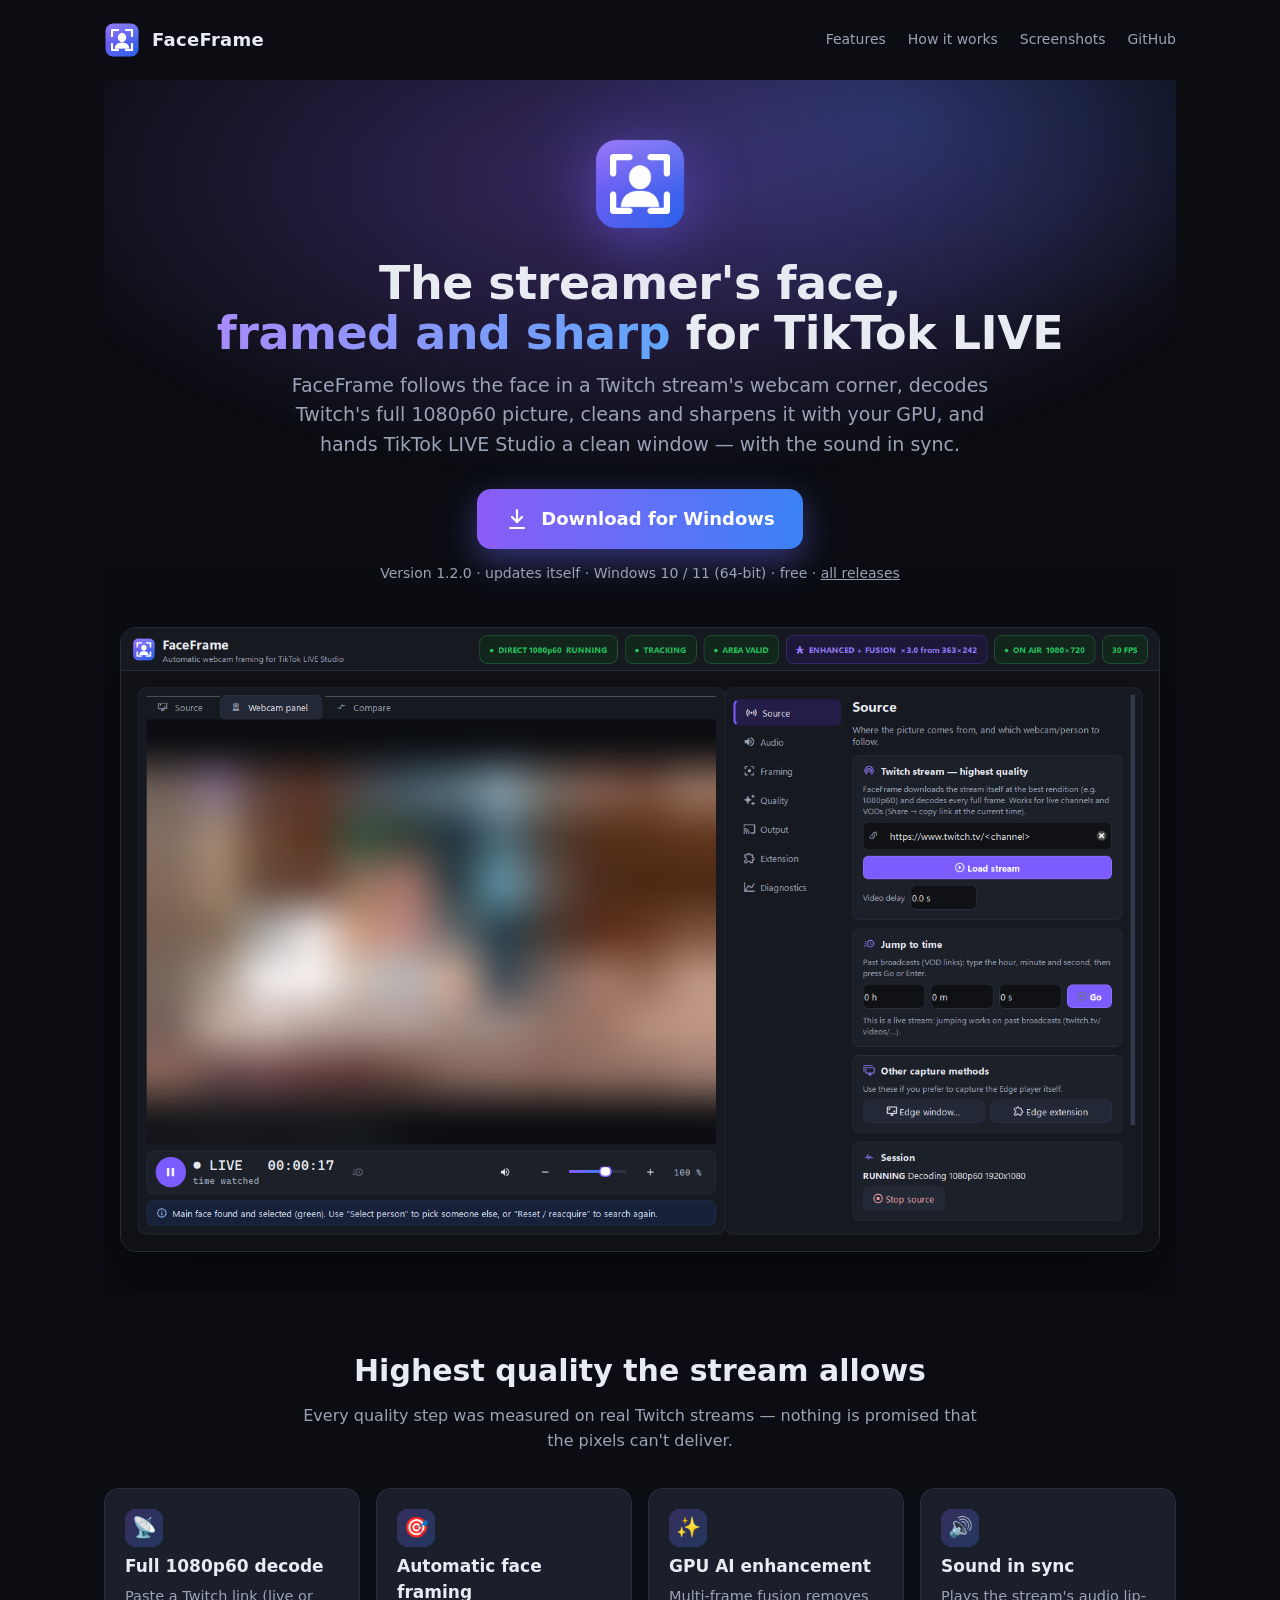
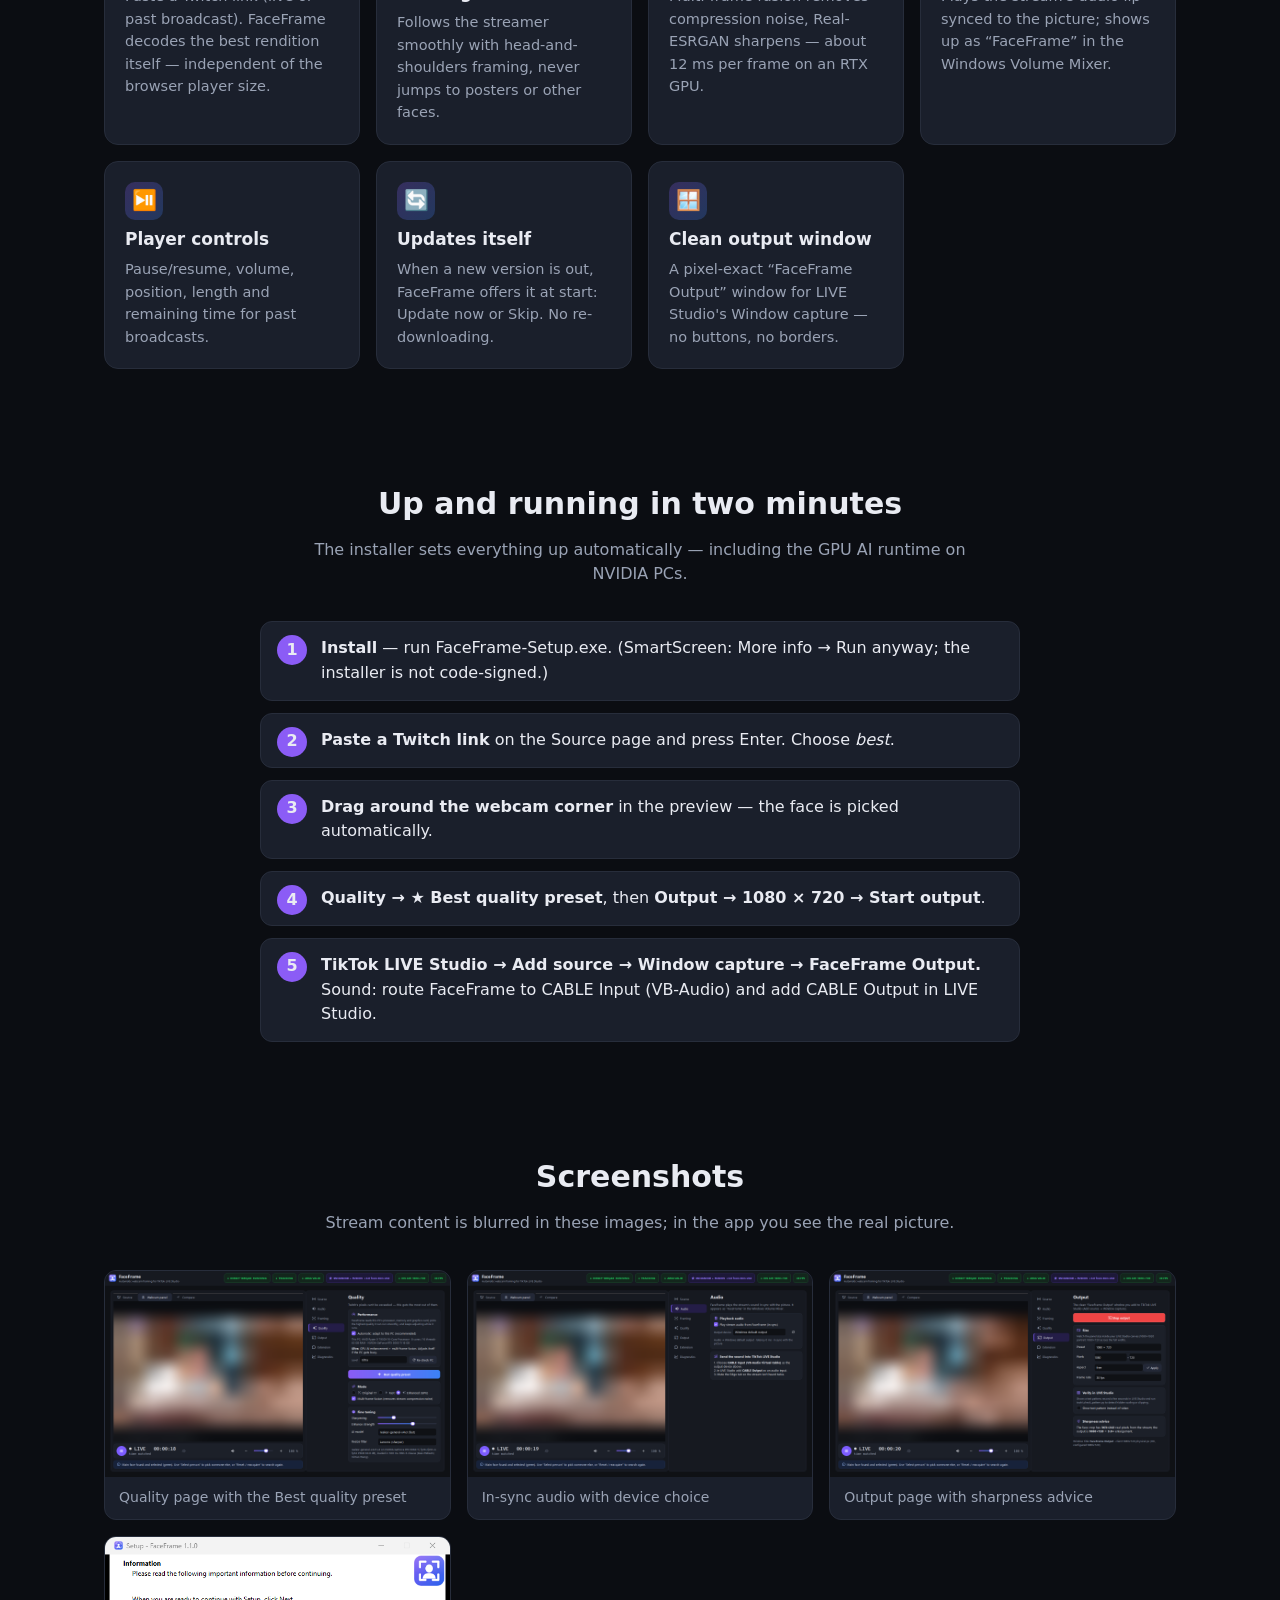
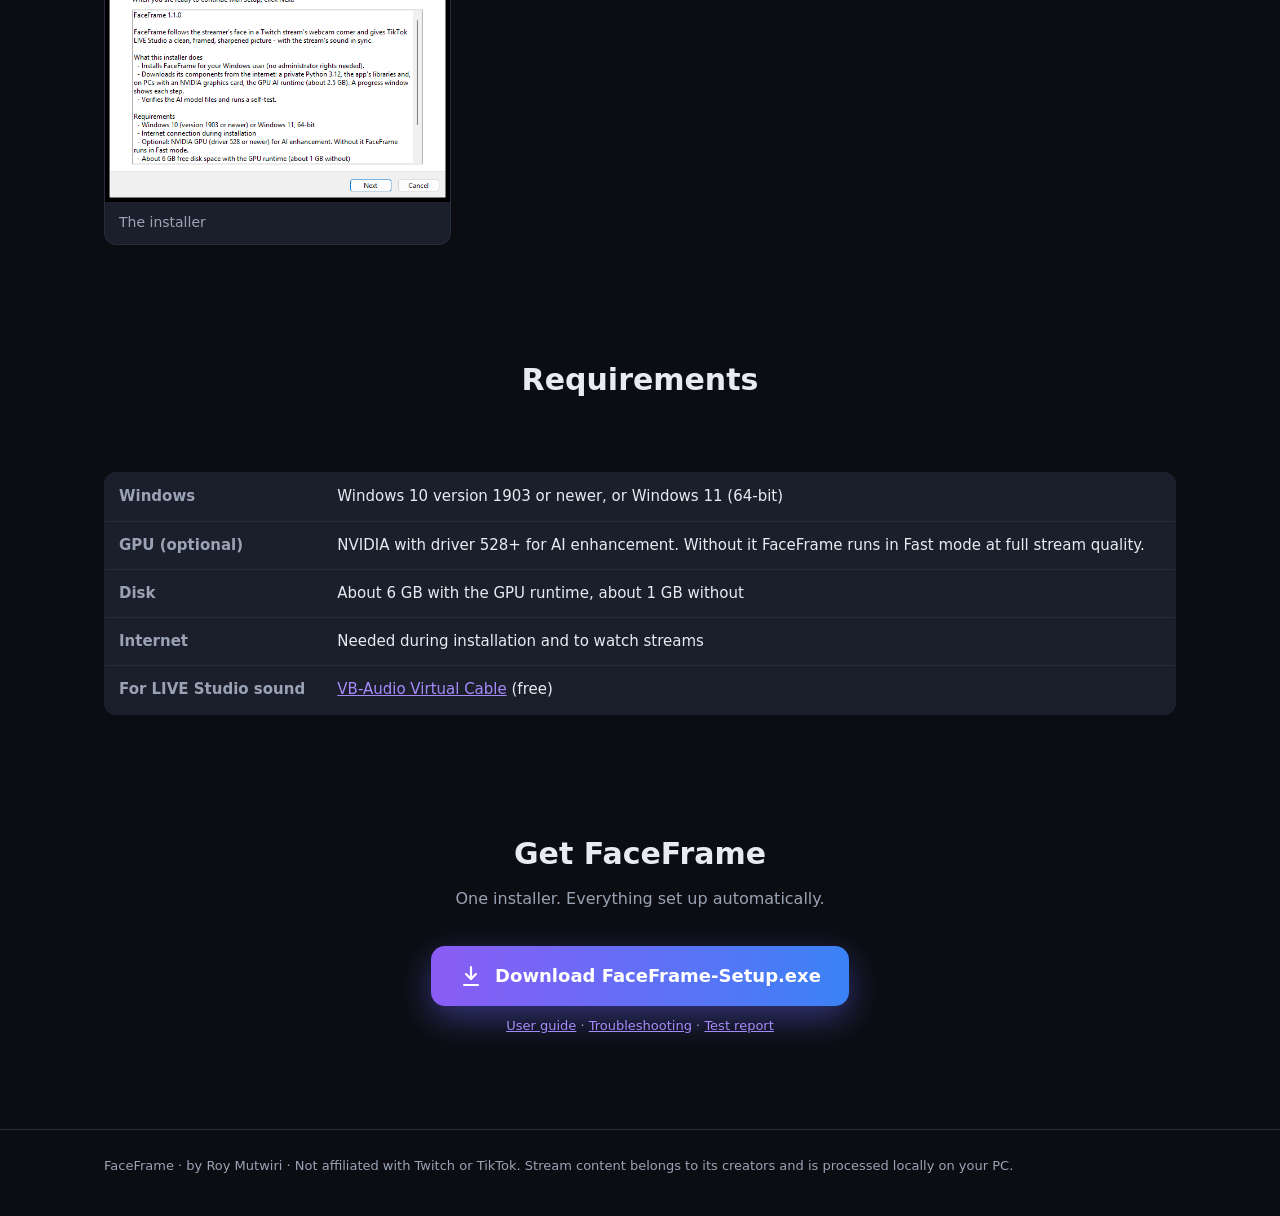
<file: docs/index.html>
<!doctype html>
<html lang="en">
<head>
<meta charset="utf-8">
<meta name="viewport" content="width=device-width, initial-scale=1">
<title>FaceFrame — automatic webcam framing for TikTok LIVE Studio</title>
<meta name="description" content="FaceFrame follows the streamer's face in a Twitch stream's webcam corner and gives TikTok LIVE Studio a clean, framed, AI-sharpened picture with in-sync sound.">
<meta property="og:title" content="FaceFrame for Windows">
<meta property="og:description" content="Automatic webcam framing for TikTok LIVE Studio — 1080p60 Twitch decode, GPU AI enhancement, in-sync audio.">
<meta property="og:image" content="assets/faceframe_512.png">
<link rel="icon" href="assets/faceframe_512.png">
<style>
  :root { --bg:#0b0d12; --surface:#141822; --card:#1a1f2b; --border:#272d3b; --text:#e9ebf2; --muted:#9aa3b5;
          --violet:#8b5cf6; --blue:#3b82f6; --ok:#22c55e; }
  * { box-sizing:border-box; }
  body { margin:0; font-family:"Segoe UI Variable Text","Segoe UI",system-ui,-apple-system,sans-serif; color:var(--text);
         background:var(--bg); line-height:1.55; }
  a { color:#a78bfa; }
  .wrap { max-width:1120px; margin:0 auto; padding:0 24px; }
  header { padding:22px 0; display:flex; align-items:center; gap:12px; }
  header img { width:36px; height:36px; }
  header b { font-size:18px; letter-spacing:.3px; }
  header nav { margin-left:auto; display:flex; gap:22px; }
  header nav a { color:var(--muted); text-decoration:none; font-size:14px; }
  header nav a:hover { color:var(--text); }
  .hero { position:relative; padding:56px 0 40px; text-align:center; overflow:hidden; }
  .hero::before { content:""; position:absolute; inset:-200px -100px auto; height:600px; z-index:-1;
                  background:radial-gradient(closest-side, rgba(139,92,246,.35), transparent),
                             radial-gradient(closest-side at 70% 40%, rgba(59,130,246,.25), transparent); filter:blur(10px); }
  .hero img.logo { width:96px; height:96px; filter:drop-shadow(0 12px 30px rgba(124,92,255,.45)); }
  h1 { font-size:46px; line-height:1.1; margin:18px 0 12px; letter-spacing:-.5px; }
  h1 span { background:linear-gradient(90deg,#a78bfa,#60a5fa); -webkit-background-clip:text; background-clip:text; color:transparent; }
  .lead { color:var(--muted); font-size:19px; max-width:720px; margin:0 auto 30px; }
  .btn { display:inline-flex; align-items:center; gap:12px; padding:16px 28px; border-radius:14px; font-weight:700;
         font-size:18px; text-decoration:none; color:white; background:linear-gradient(90deg,var(--violet),var(--blue));
         box-shadow:0 12px 34px rgba(99,102,241,.45); transition:transform .15s, box-shadow .15s; }
  .btn:hover { transform:translateY(-2px); box-shadow:0 16px 44px rgba(99,102,241,.6); }
  .btn svg { width:24px; height:24px; }
  .meta { margin-top:14px; color:var(--muted); font-size:14px; }
  .meta a { color:var(--muted); }
  .shot { margin:42px auto 0; max-width:1040px; border-radius:16px; overflow:hidden; border:1px solid var(--border);
          box-shadow:0 30px 80px rgba(0,0,0,.55); }
  .shot img { display:block; width:100%; }
  section { padding:56px 0; }
  h2 { font-size:30px; margin:0 0 10px; text-align:center; }
  .sub { color:var(--muted); text-align:center; margin:0 auto 34px; max-width:680px; }
  .grid { display:grid; grid-template-columns:repeat(auto-fit,minmax(240px,1fr)); gap:16px; }
  .card { background:var(--card); border:1px solid var(--border); border-radius:14px; padding:20px; }
  .card h3 { margin:6px 0 6px; font-size:17px; }
  .card p { margin:0; color:var(--muted); font-size:14.5px; }
  .ic { width:38px; height:38px; border-radius:10px; display:grid; place-items:center;
        background:linear-gradient(135deg,rgba(139,92,246,.25),rgba(59,130,246,.25)); font-size:20px; }
  .steps { counter-reset:s; display:grid; gap:12px; max-width:760px; margin:0 auto; }
  .step { background:var(--card); border:1px solid var(--border); border-radius:12px; padding:14px 18px 14px 60px; position:relative; }
  .step::before { counter-increment:s; content:counter(s); position:absolute; left:16px; top:13px; width:30px; height:30px;
                  border-radius:50%; display:grid; place-items:center; font-weight:700; background:var(--violet); }
  .gallery { display:grid; grid-template-columns:repeat(auto-fit,minmax(320px,1fr)); gap:16px; }
  .gallery figure { margin:0; background:var(--card); border:1px solid var(--border); border-radius:12px; overflow:hidden; }
  .gallery img { width:100%; display:block; }
  .gallery figcaption { padding:10px 14px; color:var(--muted); font-size:14px; }
  table { width:100%; border-collapse:collapse; background:var(--card); border:1px solid var(--border); border-radius:12px; overflow:hidden; }
  td, th { padding:12px 14px; border-bottom:1px solid var(--border); text-align:left; font-size:15px; }
  th { color:var(--muted); font-weight:600; }
  .cta { text-align:center; padding:60px 0 80px; }
  footer { border-top:1px solid var(--border); color:var(--muted); font-size:13px; padding:26px 0 40px; }
  .note { color:var(--muted); font-size:13px; text-align:center; margin-top:10px; }
  @media (max-width:640px) { h1 { font-size:34px; } header nav { display:none; } }
</style>
</head>
<body>
<div class="wrap">
  <header>
    <img src="assets/faceframe_512.png" alt="">
    <b>FaceFrame</b>
    <nav>
      <a href="#features">Features</a><a href="#how">How it works</a><a href="#screens">Screenshots</a>
      <a href="https://github.com/Roy-Mutwiri/Twitch-Face-Card">GitHub</a>
    </nav>
  </header>

  <div class="hero">
    <img class="logo" src="assets/faceframe_512.png" alt="FaceFrame logo">
    <h1>The streamer's face,<br><span>framed and sharp</span> for TikTok LIVE</h1>
    <p class="lead">FaceFrame follows the face in a Twitch stream's webcam corner, decodes Twitch's full 1080p60 picture,
      cleans and sharpens it with your GPU, and hands TikTok LIVE Studio a clean window — with the sound in sync.</p>
    <a class="btn" id="dl" href="https://github.com/Roy-Mutwiri/Twitch-Face-Card/releases/latest/download/FaceFrame-Setup.exe">
      <svg viewBox="0 0 24 24" fill="none" stroke="currentColor" stroke-width="2.2" stroke-linecap="round" stroke-linejoin="round"><path d="M12 3v12"/><path d="m7 10 5 5 5-5"/><path d="M5 21h14"/></svg>
      Download for Windows
    </a>
    <div class="meta">Version 1.2.0 · updates itself · Windows 10 / 11 (64-bit) · free ·
      <a href="https://github.com/Roy-Mutwiri/Twitch-Face-Card/releases">all releases</a></div>
    <div class="shot"><img src="screenshots/main.png" alt="FaceFrame main window"></div>
  </div>

  <section id="features">
    <h2>Highest quality the stream allows</h2>
    <p class="sub">Every quality step was measured on real Twitch streams — nothing is promised that the pixels can't deliver.</p>
    <div class="grid">
      <div class="card"><div class="ic">📡</div><h3>Full 1080p60 decode</h3><p>Paste a Twitch link (live or past broadcast). FaceFrame decodes the best rendition itself — independent of the browser player size.</p></div>
      <div class="card"><div class="ic">🎯</div><h3>Automatic face framing</h3><p>Follows the streamer smoothly with head-and-shoulders framing, never jumps to posters or other faces.</p></div>
      <div class="card"><div class="ic">✨</div><h3>GPU AI enhancement</h3><p>Multi-frame fusion removes compression noise, Real-ESRGAN sharpens — about 12 ms per frame on an RTX GPU.</p></div>
      <div class="card"><div class="ic">🔊</div><h3>Sound in sync</h3><p>Plays the stream's audio lip-synced to the picture; shows up as “FaceFrame” in the Windows Volume Mixer.</p></div>
      <div class="card"><div class="ic">⏯️</div><h3>Player controls</h3><p>Pause/resume, volume, position, length and remaining time for past broadcasts.</p></div>
      <div class="card"><div class="ic">🔄</div><h3>Updates itself</h3><p>When a new version is out, FaceFrame offers it at start: Update now or Skip. No re-downloading.</p></div>
      <div class="card"><div class="ic">🪟</div><h3>Clean output window</h3><p>A pixel-exact “FaceFrame Output” window for LIVE Studio's Window capture — no buttons, no borders.</p></div>
    </div>
  </section>

  <section id="how">
    <h2>Up and running in two minutes</h2>
    <p class="sub">The installer sets everything up automatically — including the GPU AI runtime on NVIDIA PCs.</p>
    <div class="steps">
      <div class="step"><b>Install</b> — run FaceFrame-Setup.exe. (SmartScreen: More info → Run anyway; the installer is not code-signed.)</div>
      <div class="step"><b>Paste a Twitch link</b> on the Source page and press Enter. Choose <i>best</i>.</div>
      <div class="step"><b>Drag around the webcam corner</b> in the preview — the face is picked automatically.</div>
      <div class="step"><b>Quality → ★ Best quality preset</b>, then <b>Output → 1080 × 720 → Start output</b>.</div>
      <div class="step"><b>TikTok LIVE Studio → Add source → Window capture → FaceFrame Output.</b> Sound: route FaceFrame to CABLE Input (VB-Audio) and add CABLE Output in LIVE Studio.</div>
    </div>
  </section>

  <section id="screens">
    <h2>Screenshots</h2>
    <p class="sub">Stream content is blurred in these images; in the app you see the real picture.</p>
    <div class="gallery">
      <figure><img src="screenshots/quality.png" alt=""><figcaption>Quality page with the Best quality preset</figcaption></figure>
      <figure><img src="screenshots/audio.png" alt=""><figcaption>In-sync audio with device choice</figcaption></figure>
      <figure><img src="screenshots/output.png" alt=""><figcaption>Output page with sharpness advice</figcaption></figure>
      <figure><img src="screenshots/installer.png" alt=""><figcaption>The installer</figcaption></figure>
    </div>
  </section>

  <section>
    <h2>Requirements</h2>
    <p class="sub">&nbsp;</p>
    <table>
      <tr><th>Windows</th><td>Windows 10 version 1903 or newer, or Windows 11 (64-bit)</td></tr>
      <tr><th>GPU (optional)</th><td>NVIDIA with driver 528+ for AI enhancement. Without it FaceFrame runs in Fast mode at full stream quality.</td></tr>
      <tr><th>Disk</th><td>About 6 GB with the GPU runtime, about 1 GB without</td></tr>
      <tr><th>Internet</th><td>Needed during installation and to watch streams</td></tr>
      <tr><th>For LIVE Studio sound</th><td><a href="https://vb-audio.com/Cable/">VB-Audio Virtual Cable</a> (free)</td></tr>
    </table>
  </section>

  <div class="cta">
    <h2>Get FaceFrame</h2>
    <p class="sub">One installer. Everything set up automatically.</p>
    <a class="btn" href="https://github.com/Roy-Mutwiri/Twitch-Face-Card/releases/latest/download/FaceFrame-Setup.exe">
      <svg viewBox="0 0 24 24" fill="none" stroke="currentColor" stroke-width="2.2" stroke-linecap="round" stroke-linejoin="round"><path d="M12 3v12"/><path d="m7 10 5 5 5-5"/><path d="M5 21h14"/></svg>
      Download FaceFrame-Setup.exe
    </a>
    <p class="note"><a href="https://github.com/Roy-Mutwiri/Twitch-Face-Card/blob/main/docs/USER_GUIDE.md">User guide</a> ·
      <a href="https://github.com/Roy-Mutwiri/Twitch-Face-Card/blob/main/docs/TROUBLESHOOTING.md">Troubleshooting</a> ·
      <a href="https://github.com/Roy-Mutwiri/Twitch-Face-Card/blob/main/docs/TESTING.md">Test report</a></p>
  </div>
</div>
<footer><div class="wrap">FaceFrame · by Roy Mutwiri · Not affiliated with Twitch or TikTok. Stream content belongs to its creators and is processed locally on your PC.</div></footer>
</body>
</html>
</file>
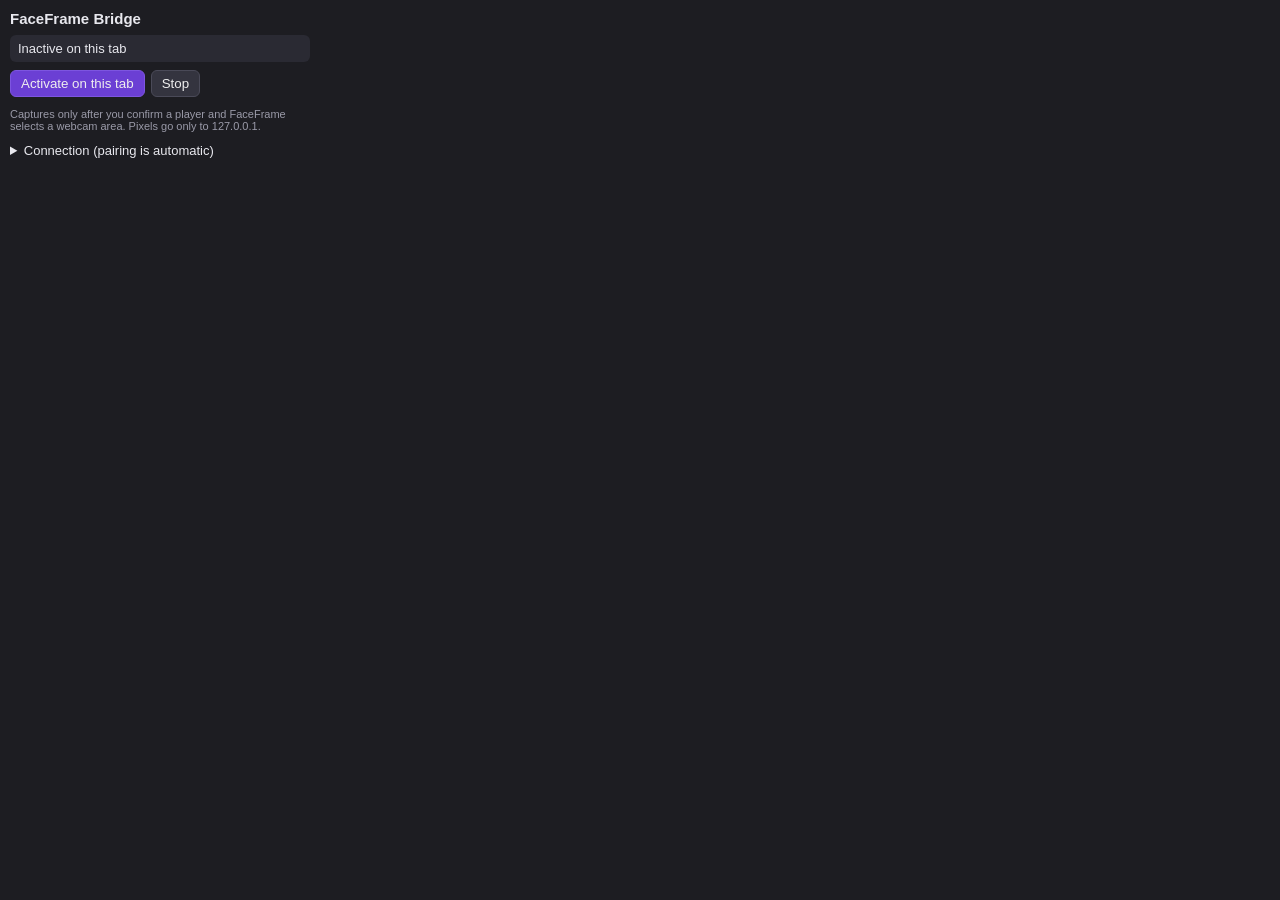
<file: extension/popup.html>
<!doctype html>
<html>
<head>
<meta charset="utf-8">
<link rel="stylesheet" href="popup.css">
</head>
<body>
  <h1>FaceFrame Bridge</h1>
  <div id="tab" class="muted"></div>
  <div id="state" class="state">Inactive on this tab</div>
  <div class="row">
    <button id="activate" class="primary">Activate on this tab</button>
    <button id="stop">Stop</button>
  </div>
  <p class="muted small">Captures only after you confirm a player and FaceFrame selects a webcam area. Pixels go only to 127.0.0.1.</p>
  <details id="pair">
    <summary>Connection (pairing is automatic)</summary>
    <label>Port <input id="port" type="number" min="1024" max="65535"></label>
    <label>Pairing code <input id="token" type="password" autocomplete="off" placeholder="optional: filled in automatically"></label>
    <div class="row"><button id="save">Save</button><span id="saved" class="muted"></span></div>
  </details>
  <script src="popup.js"></script>
</body>
</html>
</file>
<file: extension/popup.css>
body { font: 13px "Segoe UI", sans-serif; width: 300px; margin: 10px; background: #1d1d22; color: #e8e8ee; }
h1 { font-size: 15px; margin: 0 0 6px; }
.muted { color: #9a9aa8; }
.small { font-size: 11px; }
.state { margin: 8px 0; padding: 6px 8px; border-radius: 6px; background: #2a2a33; }
.state.active { background: #133d22; color: #b9f5c9; }
.state.error { background: #4a1c1c; color: #ffc9c9; }
.row { display: flex; gap: 6px; align-items: center; margin: 6px 0; }
button { background: #34343f; color: #eee; border: 1px solid #4a4a58; border-radius: 6px; padding: 5px 10px; cursor: pointer; }
button.primary { background: #6b3fd4; border-color: #7d55e0; }
label { display: block; margin: 6px 0; }
input { width: 100%; box-sizing: border-box; background: #2a2a33; color: #eee; border: 1px solid #4a4a58; border-radius: 4px; padding: 4px; }
summary { cursor: pointer; margin-top: 6px; }
</file>
